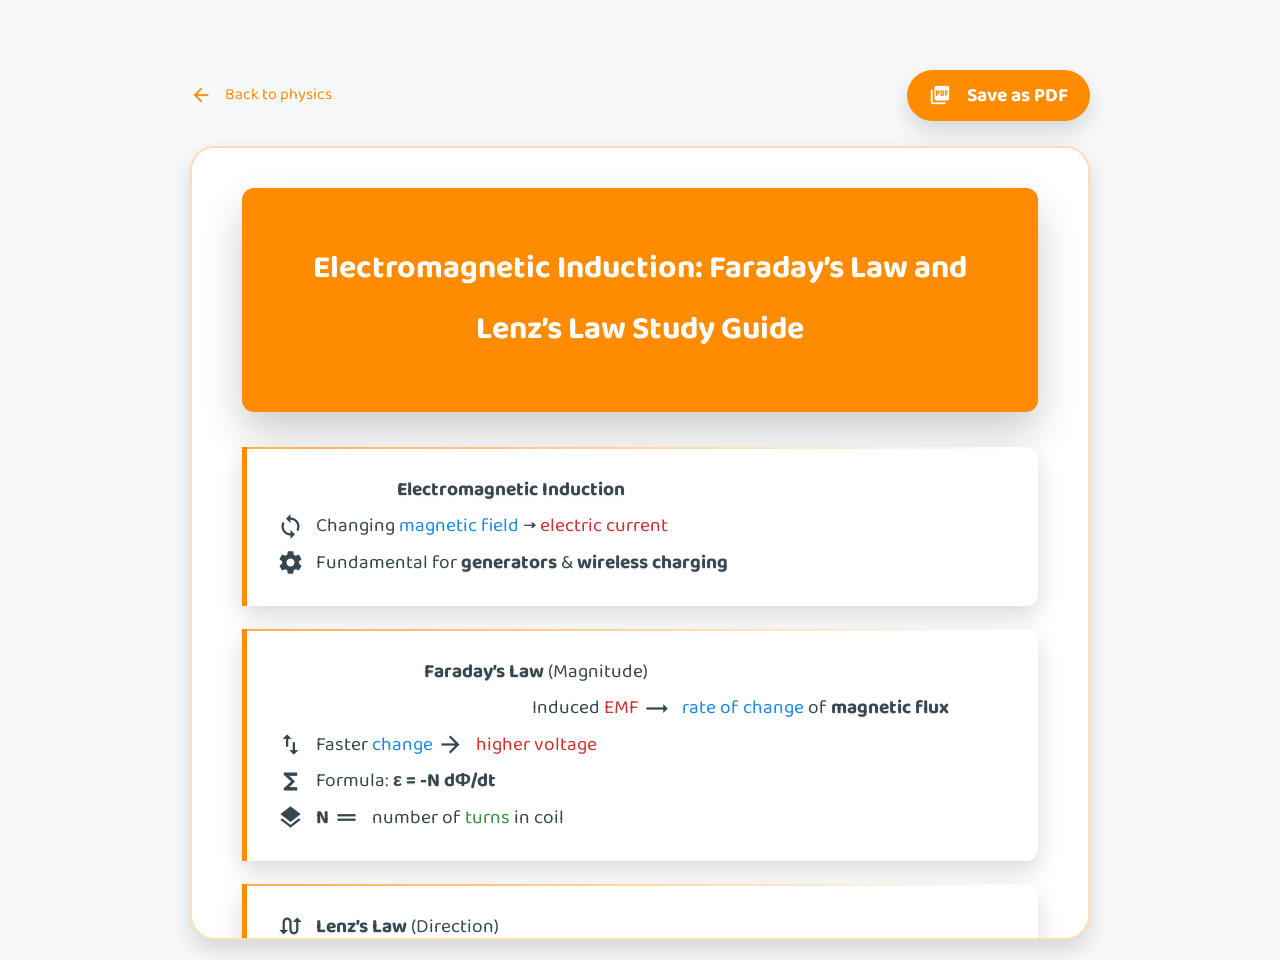
<file: static/library/physics/electromagnetism-induction.html>
<!DOCTYPE html>
<html lang="en" dir="ltr">
<head>
  <!-- Google tag (gtag.js) -->
  <script async src="https://www.googletagmanager.com/gtag/js?id=G-H7SL2CFFPN"></script>
  <script>
    window.dataLayer = window.dataLayer || [];
    function gtag() {
      dataLayer.push(arguments);
    }
    gtag('js', new Date());
    gtag('config', 'G-H7SL2CFFPN');
  </script>

  <meta charset="UTF-8">
  <meta name="viewport" content="width=device-width, initial-scale=1.0">
  <title>Lenz's Law & Faraday's Law Visual Study Guide | QuickLearn Physics</title>
  <meta name="description" content="Master Electromagnetic Induction with our academic summary of Faraday's Law and Lenz's Law. Clear explanations of magnetic flux and induced EMF for AP Physics and A-Level students.">
  <meta name="keywords" content="Faraday's Law, Lenz's Law, Electromagnetic Induction, Physics Study Guide, AP Physics Revision, Induced EMF, Magnetic Flux, QuickLearn Physics Notes">

  <link rel="preconnect" href="https://fonts.googleapis.com">
  <link rel="preconnect" href="https://fonts.gstatic.com" crossorigin>
  <link href="https://fonts.googleapis.com/css2?family=Baloo+2:wght@400;700&display=swap" rel="stylesheet">
  <link href="https://fonts.googleapis.com/icon?family=Material+Icons" rel="stylesheet">
  <!--cannonical Link-->
  <link rel="canonical" href="https://sumsai.koyeb.app/library/physics/electromagnetism-induction" />
<link rel="icon" type="image/png" href="/static/images/favicon.png">
<!--Schema Markup-->
<script type="application/ld+json">
  {
    "@context": "https://schema.org",
    "@type": "TechArticle",
    "headline": "Electromagnetic Induction: Faraday’s Law and Lenz’s Law",
    "description": "An academic study guide explaining the principles of induced voltage...",
    "publisher": {
      "@type": "Organization",
      "name": "SumsAI"
    }
  }
</script>

<style>
:root {
  --primary-orange: #ff8c00;
  --text-color: #37474F;
  --bg-color: #F8F9FA;
  --container-bg: #FFFFFF;
  --border-radius: 12px;
  --shadow-light: 0 5px 15px rgba(0, 0, 0, 0.1);
  --shadow-medium: 0 10px 25px rgba(0, 0, 0, 0.15);
  --shadow-strong: 0 20px 40px rgba(0, 0, 0, 0.2);
  --scrollable-max-width: 900px;
  --outer-padding: 20px;
  --top-space: 70px;
}

  body {
    margin: 0;
    padding: var(--top-space) var(--outer-padding) var(--outer-padding);
    line-height: 1.9;
    background-color: var(--bg-color);
    color: var(--text-color);
    display: flex;
    justify-content: center;
    min-height: 100vh;
    font-family: 'Baloo 2', sans-serif;
    box-sizing: border-box;
  }

  .container {
    max-width: var(--scrollable-max-width);
    width: 100%;
    display: flex;
    flex-direction: column;
  }

  /* Top bar with back link and print button */
  .top-bar {
    display: flex;
    justify-content: space-between;
    align-items: center;
    margin-bottom: 25px;
    flex-wrap: wrap;
    gap: 15px;
  }



  .print-btn {
    background-color: var(--primary-orange);
    color: white;
    border: none;
    border-radius: 50px;
    padding: 8px 20px;
    font-size: 1.2rem;
    font-family: inherit;
    font-weight: bold;
    cursor: pointer;
    box-shadow: var(--shadow-medium);
    display: inline-flex;
    align-items: center;
    gap: 8px;
    transition: all 0.2s ease;
    border: 2px solid transparent;
  }

  .print-btn:hover {
    background-color: #e67e00;
    transform: translateY(-3px);
    box-shadow: var(--shadow-strong);
  }

  .print-btn:active {
    transform: translateY(2px);
    box-shadow: var(--shadow-light);
  }

  .print-btn i {
    font-size: 1.4rem;
  }

  /* Scrollable area */
  .scrollable {
    max-height: calc(100vh - var(--top-space) - (2 * var(--outer-padding)) - 80px);
    overflow-y: auto;
    padding: clamp(20px, 4vw, 40px) clamp(25px, 5vw, 50px);
    background-color: var(--container-bg);
    border: 2px solid rgba(255, 140, 0, 0.3);
    border-radius: clamp(15px, 3vw, 25px);
    box-shadow: var(--shadow-medium);
    scrollbar-width: thin;
    scrollbar-color: var(--primary-orange) #e0e0e0;
  }

  .scrollable::-webkit-scrollbar {
    width: 14px;
  }

  .scrollable::-webkit-scrollbar-track {
    background: #e0e0e0;
    border-radius: 20px;
    border: 2px solid transparent;
  }

  .scrollable::-webkit-scrollbar-thumb {
    background: var(--primary-orange);
    border-radius: 20px;
    border: 3px solid #e0e0e0;
  }

  .title-header {
    background: var(--primary-orange);
    color: white;
    padding: clamp(20px, 3vw, 30px);
    border-radius: var(--border-radius);
    margin-bottom: clamp(20px, 4vh, 35px);
    box-shadow: var(--shadow-strong);
    text-align: center;
    transition: all 0.2s ease-out;
  }

  .title-header:active {
    box-shadow: var(--shadow-light);
    transform: translateY(4px);
  }

  p {
    background-color: var(--container-bg);
    border-left: 5px solid var(--primary-orange);
    padding: clamp(15px, 3vw, 25px) clamp(20px, 4vw, 30px);
    margin-bottom: clamp(15px, 2.5vh, 25px);
    border-radius: 0 var(--border-radius) var(--border-radius) 0;
    box-shadow: var(--shadow-medium);
    font-size: clamp(1rem, 2.5vw, 1.2rem);
    transition: all 0.2s ease-out;
    position: relative;
    overflow: hidden;
    cursor: pointer;
  }

  p:hover {
    box-shadow: var(--shadow-strong);
    transform: translateY(-5px);
  }

  p:active {
    box-shadow: var(--shadow-light);
    transform: translateY(2px);
    transition-duration: 0.1s;
  }

  .material-icons {
    vertical-align: middle;
    margin-right: 8px;
    font-size: 1.4em;
  }

  b,
  strong {
    font-weight: 700;
    text-shadow: 0 1px 2px rgba(0, 0, 0, 0.1);
  }

  p::before {
    content: '';
    position: absolute;
    top: 0;
    left: 0;
    right: 0;
    height: 2px;
    background: linear-gradient(90deg, var(--primary-orange), transparent);
    opacity: 0.7;
  }

  /* Animations */
  @keyframes fadeInUpStagger {
    from {
      opacity: 0;
      transform: translateY(30px) scale(0.98);
    }
    to {
      opacity: 1;
      transform: translateY(0) scale(1);
    }
  }

  .title-header,
  main>* {
    opacity: 0;
    animation-duration: 0.5s;
    animation-fill-mode: forwards;
    animation-timing-function: cubic-bezier(0.215, 0.610, 0.355, 1.000);
  }

  .animate-in {
    animation-name: fadeInUpStagger;
  }

  /* Small screens */
  @media (max-width: 480px) {
    body {
      padding: 50px 10px 10px;
    }

    .scrollable {
      padding: 15px;
    }


    .print-btn {
      font-size: 1rem;
      padding: 6px 12px;
    }

    .top-bar {
      margin-bottom: 15px;
    }
  }

  /* Print rules */
  @media print {
    body {
      background-color: white;
      padding: 0.5in;
    }

    .top-bar {
      display: none !important;
    }

    .scrollable {
      max-height: none !important;
      overflow: visible !important;
      border: none !important;
      box-shadow: none !important;
      padding: 0 !important;
      margin: 0 !important;
      background-color: white;
    }

    p {
      break-inside: avoid;
      box-shadow: none;
      border: 1px solid #eee;
    }

    .title-header {
      -webkit-print-color-adjust: exact;
      print-color-adjust: exact;
    }
  }
</style>
</head>

<body>
<div class="container">
<!-- Top bar with Back to lessons (left) and Save as PDF (right) -->
<div class="top-bar">
<a href="/library/physics" style="color: var(--primary-orange); text-decoration: none; display: flex; align-items: center; gap: 5px;">
<span class="material-icons">arrow_back</span> Back to physics
</a>
<button class="print-btn" onclick="window.print()">
<i class="material-icons">picture_as_pdf</i> Save as PDF
</button>
</div>

<!-- Scrollable area (contains title + content) -->
<div class="scrollable">
<header class="title-header">
<h1>Electromagnetic Induction: Faraday’s Law and Lenz’s Law Study Guide</h1>
</header>

<main>
<p>
<i class="material-icons">bolt</i> <strong>Electromagnetic Induction</strong><br>
<i class="material-icons">sync</i> Changing <span style="color:#1E88E5">magnetic field</span> → <span style="color:#D32F2F">electric current</span><br>
<i class="material-icons">settings</i> Fundamental for <strong>generators</strong> & <strong>wireless charging</strong>
</p>
<p>
<i class="material-icons">speed</i> <strong>Faraday’s Law</strong> (Magnitude)<br>
<i class="material-icons">calculate</i> Induced <span style="color:#D32F2F">EMF</span> <i class="material-icons">trending_flat</i> <span style="color:#1E88E5">rate of change</span> of <strong>magnetic flux</strong><br>
<i class="material-icons">swap_vert</i> Faster <span style="color:#1E88E5">change</span> <i class="material-icons">arrow_forward</i> <span style="color:#D32F2F">higher voltage</span><br>
<i class="material-icons">functions</i> Formula: <strong>ε = -N dΦ/dt</strong><br>
<i class="material-icons">layers</i> <strong>N</strong> <i class="material-icons">drag_handle</i> number of <span style="color:#388E3C">turns</span> in coil
</p>
<p>
<i class="material-icons">swap_calls</i> <strong>Lenz’s Law</strong> (Direction)<br>
<i class="material-icons">block</i> Induced <span style="color:#D32F2F">current</span> <strong>opposes</strong> the <span style="color:#1E88E5">change</span> in <strong>flux</strong><br>
<i class="material-icons">sign_language</i> Opposition <i class="material-icons">arrow_forward</i> <span style="color:#D32F2F">negative sign</span> in Faraday’s equation<br>
<i class="material-icons">rotate_right</i> <strong>Right-hand rule</strong> determines direction<br>
Induced <span style="color:#1E88E5">magnetic field</span> acts as <strong>"resistance"</strong>
</p>
<p>
<i class="material-icons">science</i> <strong>Key Concept</strong>: <span style="color:#1E88E5">Magnetic Flux</span> (Φ)<br>
<i class="material-icons">change_circle</i> Change in <span style="color:#1E88E5">Φ</span> <i class="material-icons">arrow_forward</i> Induced <span style="color:#D32F2F">EMF</span><br>
<i class="material-icons">waves</i> Measured by rate: <strong>dΦ/dt</strong><br>
<i class="material-icons">priority_high</i> Core of <strong>electromagnetic induction</strong>
</p>
<p>
<i class="material-icons">animation</i> <strong>Application</strong>: Magnet & Solenoid<br>
<i class="material-icons">input</i> Moving <span style="color:#1E88E5">magnet</span> into <span style="color:#388E3C">coil</span> <i class="material-icons">arrow_forward</i> changes <strong>flux</strong><br>
<i class="material-icons">swap_vert</i> Induced <span style="color:#D32F2F">current</span> creates its own <span style="color:#1E88E5">magnetic pole</span><br>
<i class="material-icons">block</i> New pole <strong>repels</strong> incoming magnet (Lenz’s Law)
</p>
<span style="color:#ff8c00"><b>Generated With QuickLearn</b></span>

</main>
</div>
</div>

<script>
document.addEventListener('DOMContentLoaded', () => {
// Entrance animations
const elementsToAnimate = [
document.querySelector('.title-header'),
...document.querySelectorAll('main > *')
];

let delay = 100;
elementsToAnimate.forEach((el) => {
if (el) {
el.classList.add('animate-in');
el.style.animationDelay = `${delay}ms`;
delay += 120;
}
});
});
</script>
</body>

</html>
</file>
